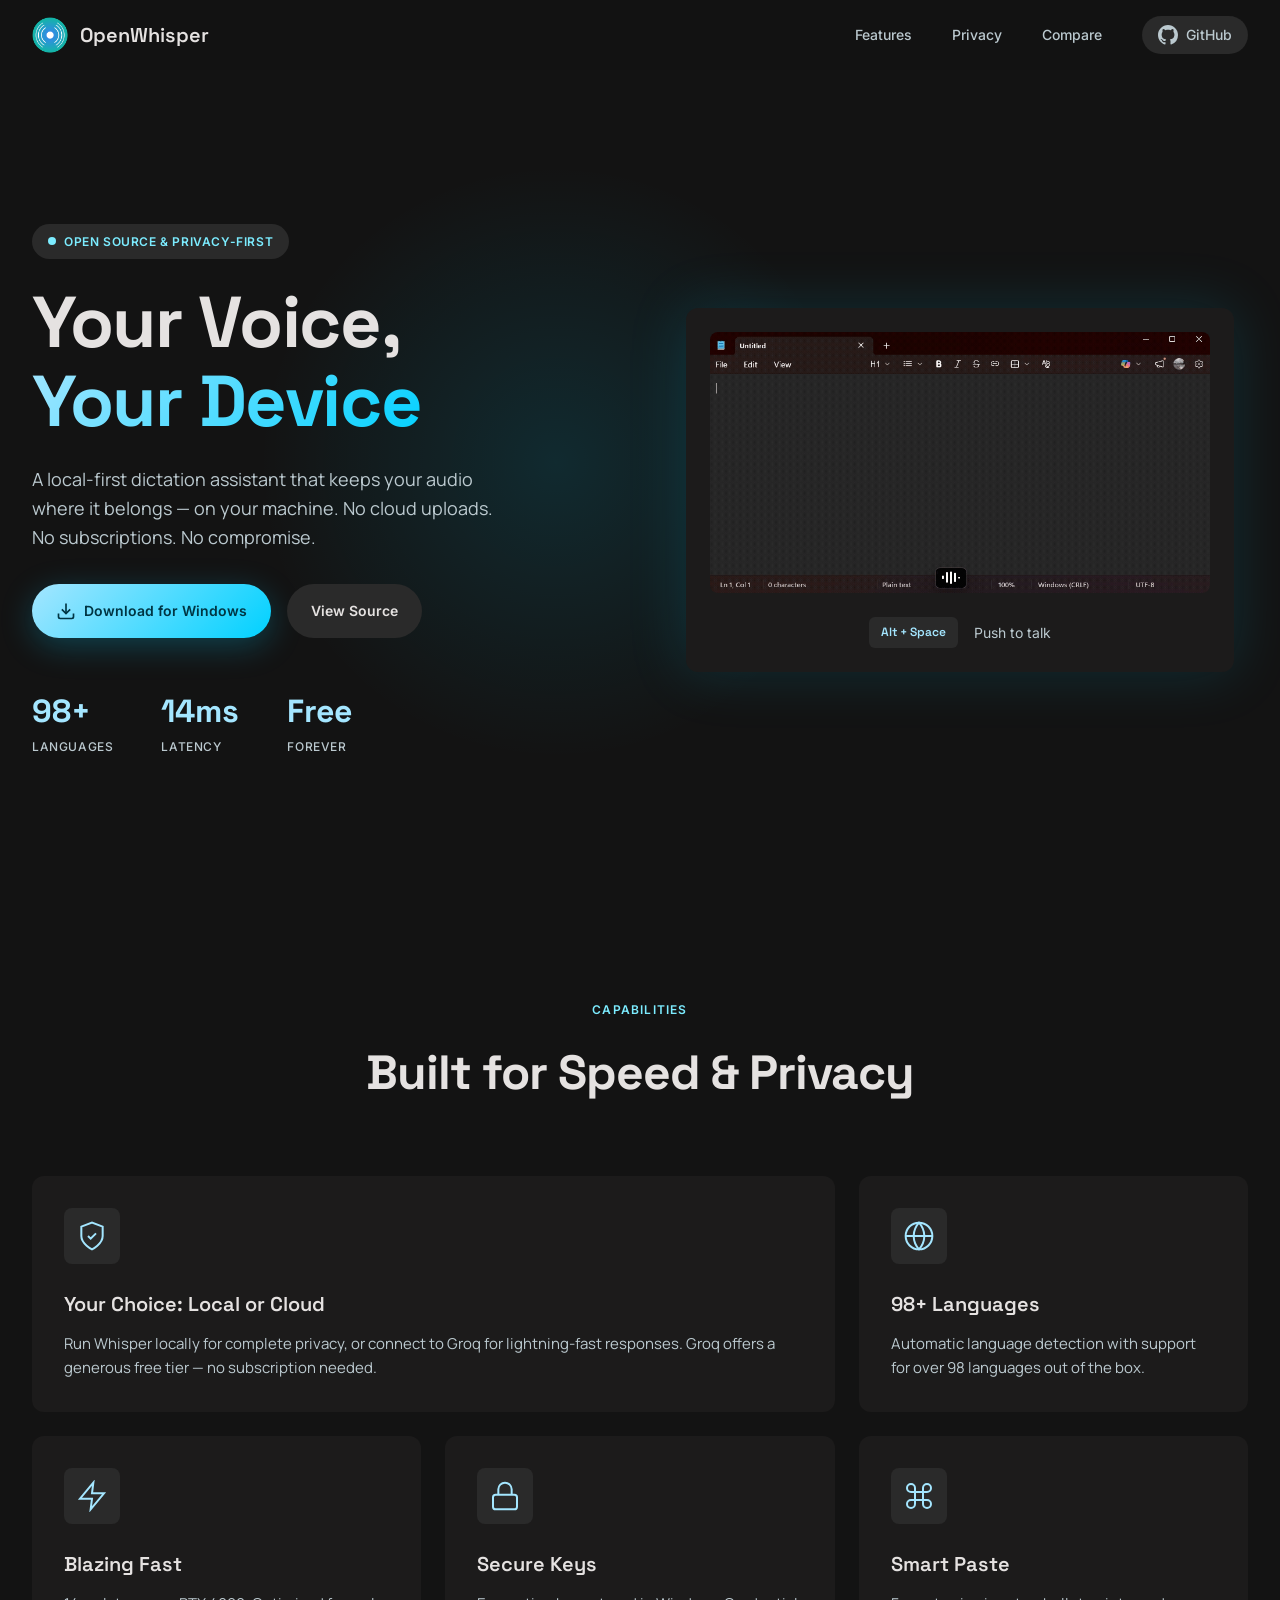
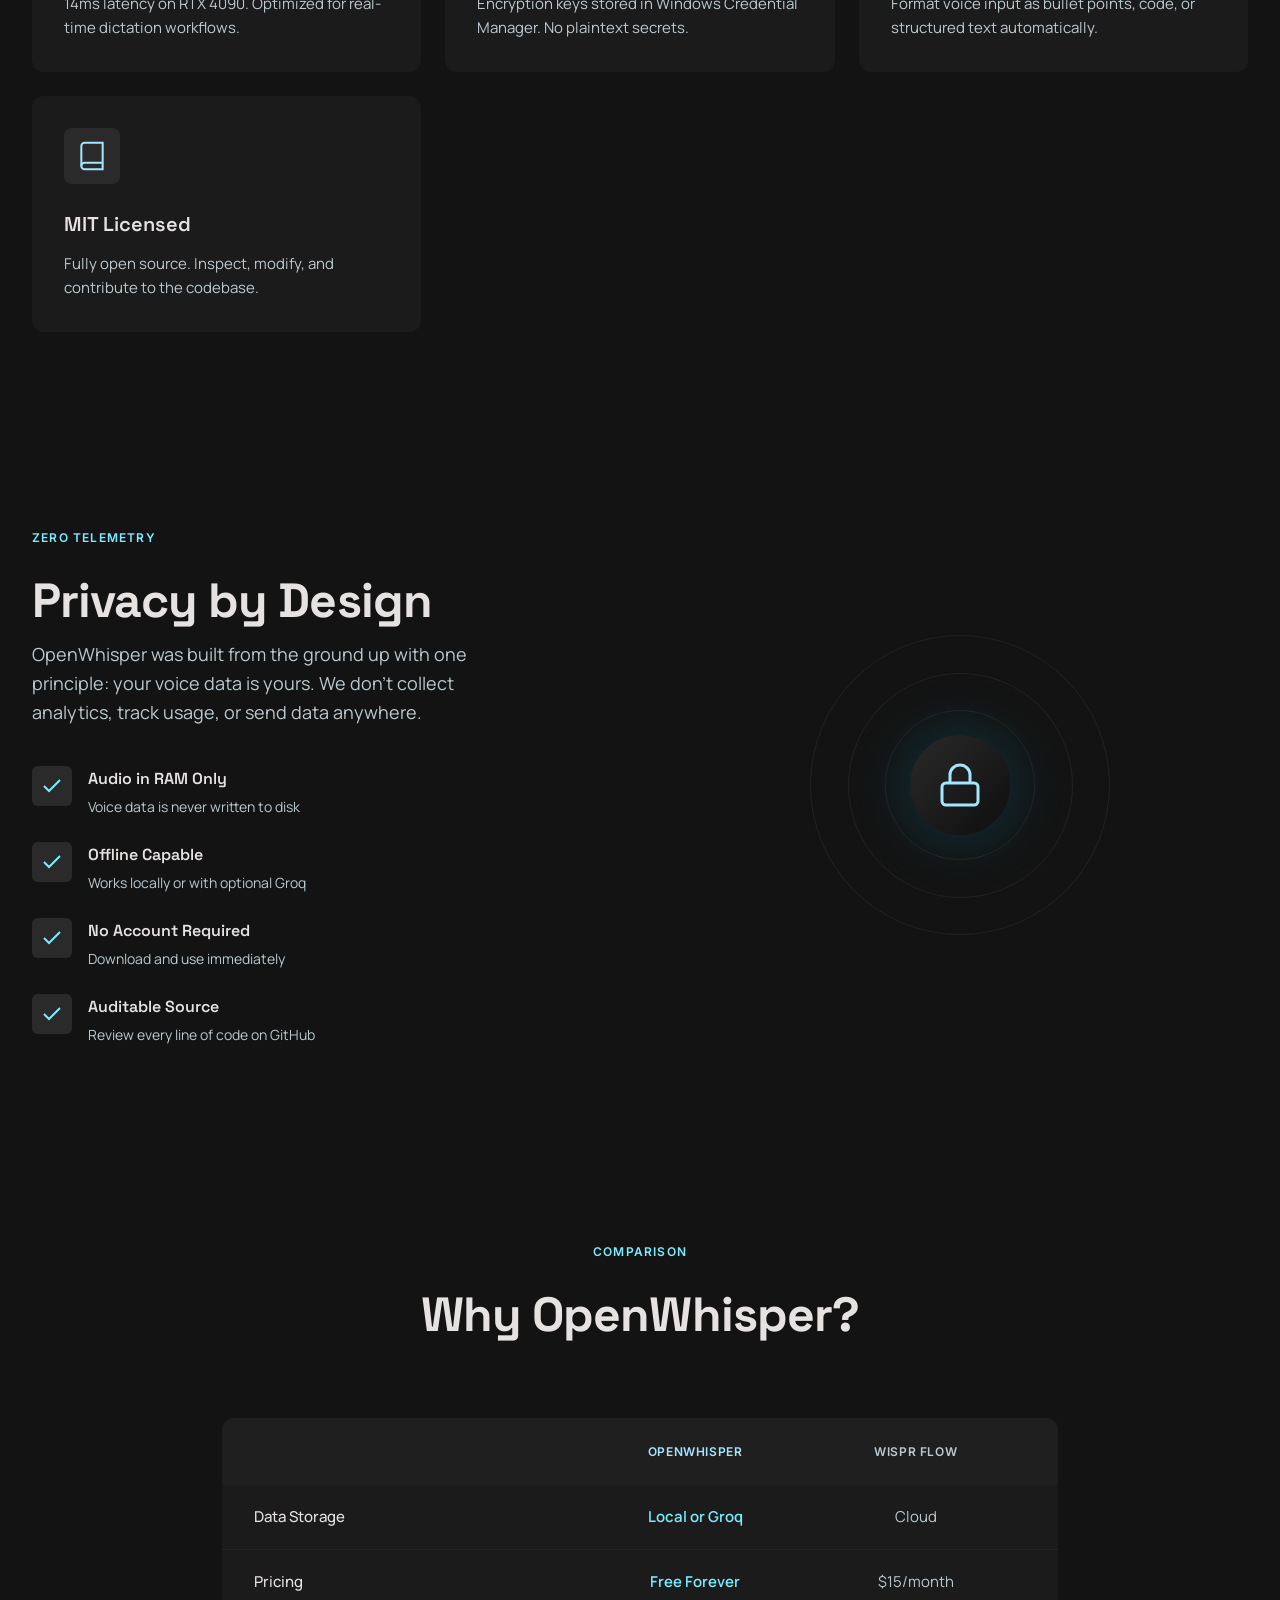
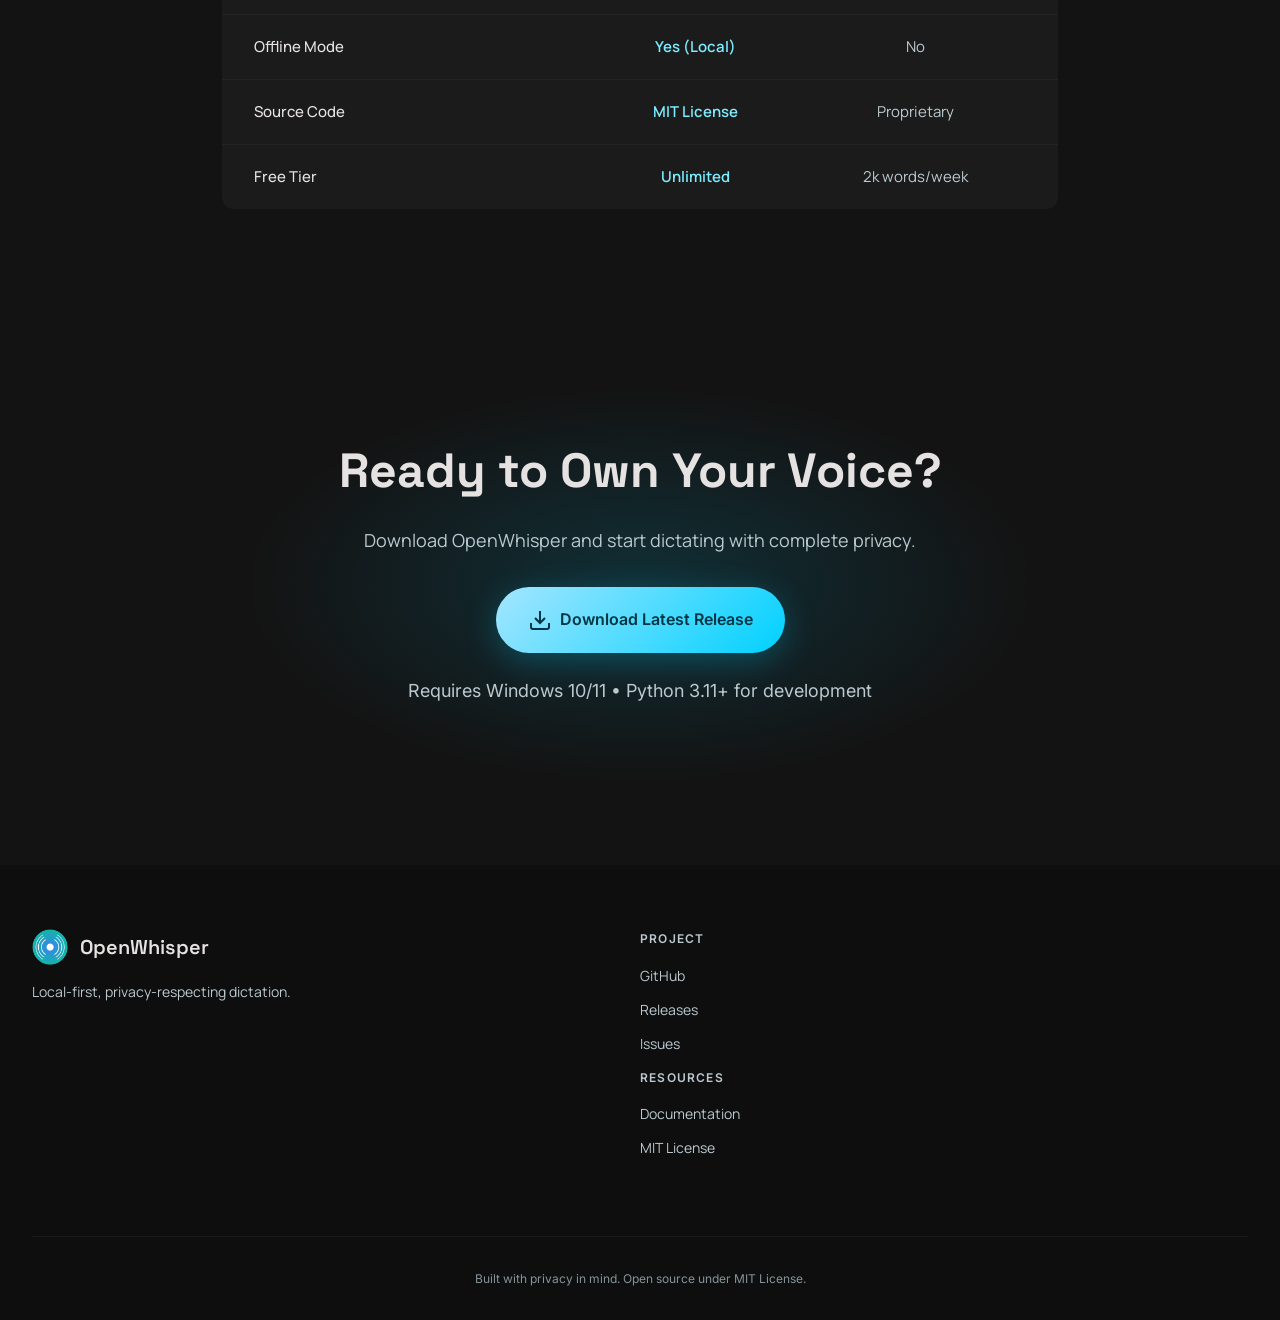
<file: docs/index.html>
<!DOCTYPE html>
<html lang="en">
<head>
    <meta charset="UTF-8">
    <meta name="viewport" content="width=device-width, initial-scale=1.0">
    <title>OpenWhisper - Local-First Dictation Assistant</title>

    <!-- SEO Meta Tags -->
    <meta name="description" content="OpenWhisper is a free, open-source dictation assistant. Run locally with Whisper or use Groq for fast transcription. Privacy-first alternative to Wispr Flow with 98+ language support.">
    <meta name="keywords" content="OpenWhisper, dictation, speech to text, voice transcription, Whisper, Groq, privacy, open source, local transcription, voice assistant, Windows">
    <meta name="author" content="fsouza-dot">
    <meta name="robots" content="index, follow">
    <link rel="canonical" href="https://fsouza-dot.github.io/OpenWhisper/">

    <!-- Open Graph / Facebook -->
    <meta property="og:type" content="website">
    <meta property="og:url" content="https://fsouza-dot.github.io/OpenWhisper/">
    <meta property="og:title" content="OpenWhisper - Local-First Dictation Assistant">
    <meta property="og:description" content="Free, open-source dictation with local Whisper or fast Groq cloud. Privacy-first alternative to Wispr Flow.">
    <meta property="og:image" content="https://fsouza-dot.github.io/OpenWhisper/icon.png">

    <!-- Twitter -->
    <meta name="twitter:card" content="summary">
    <meta name="twitter:url" content="https://fsouza-dot.github.io/OpenWhisper/">
    <meta name="twitter:title" content="OpenWhisper - Local-First Dictation Assistant">
    <meta name="twitter:description" content="Free, open-source dictation with local Whisper or fast Groq cloud. Privacy-first alternative to Wispr Flow.">
    <meta name="twitter:image" content="https://fsouza-dot.github.io/OpenWhisper/icon.png">

    <link rel="icon" type="image/png" href="icon.png">
    <link rel="apple-touch-icon" href="icon.png">
    <link rel="preconnect" href="https://fonts.googleapis.com">
    <link rel="preconnect" href="https://fonts.gstatic.com" crossorigin>
    <link href="https://fonts.googleapis.com/css2?family=Inter:wght@400;500;600&family=Manrope:wght@400;500;600&family=Space+Grotesk:wght@500;600;700&display=swap" rel="stylesheet">
    <link rel="stylesheet" href="styles.css">
</head>
<body>
    <nav class="nav">
        <div class="nav-container">
            <a href="#" class="nav-logo">
                <img src="icon.png" alt="OpenWhisper" class="logo-icon">
                <span>OpenWhisper</span>
            </a>
            <div class="nav-links">
                <a href="#features">Features</a>
                <a href="#privacy">Privacy</a>
                <a href="#compare">Compare</a>
                <a href="https://github.com/fsouza-dot/OpenWhisper" target="_blank" rel="noopener" class="nav-github">
                    <svg width="20" height="20" viewBox="0 0 24 24" fill="currentColor">
                        <path d="M12 0C5.37 0 0 5.37 0 12c0 5.31 3.435 9.795 8.205 11.385.6.105.825-.255.825-.57 0-.285-.015-1.23-.015-2.235-3.015.555-3.795-.735-4.035-1.41-.135-.345-.72-1.41-1.23-1.695-.42-.225-1.02-.78-.015-.795.945-.015 1.62.87 1.845 1.23 1.08 1.815 2.805 1.305 3.495.99.105-.78.42-1.305.765-1.605-2.67-.3-5.46-1.335-5.46-5.925 0-1.305.465-2.385 1.23-3.225-.12-.3-.54-1.53.12-3.18 0 0 1.005-.315 3.3 1.23.96-.27 1.98-.405 3-.405s2.04.135 3 .405c2.295-1.56 3.3-1.23 3.3-1.23.66 1.65.24 2.88.12 3.18.765.84 1.23 1.905 1.23 3.225 0 4.605-2.805 5.625-5.475 5.925.435.375.81 1.095.81 2.22 0 1.605-.015 2.895-.015 3.3 0 .315.225.69.825.57A12.02 12.02 0 0024 12c0-6.63-5.37-12-12-12z"/>
                    </svg>
                    GitHub
                </a>
            </div>
            <button class="nav-toggle" aria-label="Toggle menu">
                <span></span>
                <span></span>
                <span></span>
            </button>
        </div>
    </nav>

    <main>
        <section class="hero">
            <div class="hero-glow"></div>
            <div class="hero-content">
                <div class="hero-badge">
                    <span class="badge-dot"></span>
                    Open Source & Privacy-First
                </div>
                <h1 class="hero-title">
                    Your Voice,<br>
                    <span class="gradient-text">Your Device</span>
                </h1>
                <p class="hero-subtitle">
                    A local-first dictation assistant that keeps your audio where it belongs — on your machine.
                    No cloud uploads. No subscriptions. No compromise.
                </p>
                <div class="hero-actions">
                    <a href="https://github.com/fsouza-dot/OpenWhisper/releases" class="btn-primary">
                        <svg width="20" height="20" viewBox="0 0 24 24" fill="none" stroke="currentColor" stroke-width="2">
                            <path d="M21 15v4a2 2 0 0 1-2 2H5a2 2 0 0 1-2-2v-4"/>
                            <polyline points="7 10 12 15 17 10"/>
                            <line x1="12" y1="15" x2="12" y2="3"/>
                        </svg>
                        Download for Windows
                    </a>
                    <a href="https://github.com/fsouza-dot/OpenWhisper" class="btn-secondary">
                        View Source
                    </a>
                </div>
                <div class="hero-stats">
                    <div class="stat">
                        <span class="stat-value">98+</span>
                        <span class="stat-label">Languages</span>
                    </div>
                    <div class="stat">
                        <span class="stat-value">14ms</span>
                        <span class="stat-label">Latency</span>
                    </div>
                    <div class="stat">
                        <span class="stat-value">Free</span>
                        <span class="stat-label">Forever</span>
                    </div>
                </div>
            </div>
            <div class="hero-visual">
                <div class="demo-container">
                    <img src="openwhisper.gif" alt="OpenWhisper demo - voice to text in action" class="demo-gif">
                    <div class="demo-label">
                        <div class="hotkey-badge">Alt + Space</div>
                        <span>Push to talk</span>
                    </div>
                </div>
            </div>
        </section>

        <section id="features" class="features">
            <div class="section-header">
                <span class="section-tag">Capabilities</span>
                <h2 class="section-title">Built for Speed & Privacy</h2>
            </div>
            <div class="features-grid">
                <div class="feature-card feature-large">
                    <div class="feature-icon">
                        <svg width="32" height="32" viewBox="0 0 24 24" fill="none" stroke="currentColor" stroke-width="1.5">
                            <path d="M12 22s8-4 8-10V5l-8-3-8 3v7c0 6 8 10 8 10z"/>
                            <path d="M9 12l2 2 4-4"/>
                        </svg>
                    </div>
                    <h3>Your Choice: Local or Cloud</h3>
                    <p>Run Whisper locally for complete privacy, or connect to Groq for lightning-fast responses. Groq offers a generous free tier — no subscription needed.</p>
                </div>
                <div class="feature-card">
                    <div class="feature-icon">
                        <svg width="32" height="32" viewBox="0 0 24 24" fill="none" stroke="currentColor" stroke-width="1.5">
                            <circle cx="12" cy="12" r="10"/>
                            <path d="M2 12h20"/>
                            <path d="M12 2a15.3 15.3 0 0 1 4 10 15.3 15.3 0 0 1-4 10 15.3 15.3 0 0 1-4-10 15.3 15.3 0 0 1 4-10z"/>
                        </svg>
                    </div>
                    <h3>98+ Languages</h3>
                    <p>Automatic language detection with support for over 98 languages out of the box.</p>
                </div>
                <div class="feature-card">
                    <div class="feature-icon">
                        <svg width="32" height="32" viewBox="0 0 24 24" fill="none" stroke="currentColor" stroke-width="1.5">
                            <path d="M13 2L3 14h9l-1 8 10-12h-9l1-8z"/>
                        </svg>
                    </div>
                    <h3>Blazing Fast</h3>
                    <p>14ms latency on RTX 4090. Optimized for real-time dictation workflows.</p>
                </div>
                <div class="feature-card">
                    <div class="feature-icon">
                        <svg width="32" height="32" viewBox="0 0 24 24" fill="none" stroke="currentColor" stroke-width="1.5">
                            <rect x="3" y="11" width="18" height="11" rx="2" ry="2"/>
                            <path d="M7 11V7a5 5 0 0 1 10 0v4"/>
                        </svg>
                    </div>
                    <h3>Secure Keys</h3>
                    <p>Encryption keys stored in Windows Credential Manager. No plaintext secrets.</p>
                </div>
                <div class="feature-card">
                    <div class="feature-icon">
                        <svg width="32" height="32" viewBox="0 0 24 24" fill="none" stroke="currentColor" stroke-width="1.5">
                            <path d="M18 3a3 3 0 0 0-3 3v12a3 3 0 0 0 3 3 3 3 0 0 0 3-3 3 3 0 0 0-3-3H6a3 3 0 0 0-3 3 3 3 0 0 0 3 3 3 3 0 0 0 3-3V6a3 3 0 0 0-3-3 3 3 0 0 0-3 3 3 3 0 0 0 3 3h12a3 3 0 0 0 3-3 3 3 0 0 0-3-3z"/>
                        </svg>
                    </div>
                    <h3>Smart Paste</h3>
                    <p>Format voice input as bullet points, code, or structured text automatically.</p>
                </div>
                <div class="feature-card">
                    <div class="feature-icon">
                        <svg width="32" height="32" viewBox="0 0 24 24" fill="none" stroke="currentColor" stroke-width="1.5">
                            <path d="M4 19.5A2.5 2.5 0 0 1 6.5 17H20"/>
                            <path d="M6.5 2H20v20H6.5A2.5 2.5 0 0 1 4 19.5v-15A2.5 2.5 0 0 1 6.5 2z"/>
                        </svg>
                    </div>
                    <h3>MIT Licensed</h3>
                    <p>Fully open source. Inspect, modify, and contribute to the codebase.</p>
                </div>
            </div>
        </section>

        <section id="privacy" class="privacy">
            <div class="privacy-content">
                <span class="section-tag">Zero Telemetry</span>
                <h2 class="section-title">Privacy by Design</h2>
                <p class="privacy-description">
                    OpenWhisper was built from the ground up with one principle: your voice data is yours.
                    We don't collect analytics, track usage, or send data anywhere.
                </p>
                <div class="privacy-features">
                    <div class="privacy-item">
                        <div class="privacy-icon">
                            <svg width="24" height="24" viewBox="0 0 24 24" fill="none" stroke="currentColor" stroke-width="2">
                                <polyline points="20 6 9 17 4 12"/>
                            </svg>
                        </div>
                        <div>
                            <h4>Audio in RAM Only</h4>
                            <p>Voice data is never written to disk</p>
                        </div>
                    </div>
                    <div class="privacy-item">
                        <div class="privacy-icon">
                            <svg width="24" height="24" viewBox="0 0 24 24" fill="none" stroke="currentColor" stroke-width="2">
                                <polyline points="20 6 9 17 4 12"/>
                            </svg>
                        </div>
                        <div>
                            <h4>Offline Capable</h4>
                            <p>Works locally or with optional Groq</p>
                        </div>
                    </div>
                    <div class="privacy-item">
                        <div class="privacy-icon">
                            <svg width="24" height="24" viewBox="0 0 24 24" fill="none" stroke="currentColor" stroke-width="2">
                                <polyline points="20 6 9 17 4 12"/>
                            </svg>
                        </div>
                        <div>
                            <h4>No Account Required</h4>
                            <p>Download and use immediately</p>
                        </div>
                    </div>
                    <div class="privacy-item">
                        <div class="privacy-icon">
                            <svg width="24" height="24" viewBox="0 0 24 24" fill="none" stroke="currentColor" stroke-width="2">
                                <polyline points="20 6 9 17 4 12"/>
                            </svg>
                        </div>
                        <div>
                            <h4>Auditable Source</h4>
                            <p>Review every line of code on GitHub</p>
                        </div>
                    </div>
                </div>
            </div>
            <div class="privacy-visual">
                <div class="vault-graphic">
                    <div class="vault-ring"></div>
                    <div class="vault-ring"></div>
                    <div class="vault-ring"></div>
                    <div class="vault-center">
                        <svg width="48" height="48" viewBox="0 0 24 24" fill="none" stroke="currentColor" stroke-width="1.5">
                            <rect x="3" y="11" width="18" height="11" rx="2" ry="2"/>
                            <path d="M7 11V7a5 5 0 0 1 10 0v4"/>
                        </svg>
                    </div>
                </div>
            </div>
        </section>

        <section id="compare" class="compare">
            <div class="section-header">
                <span class="section-tag">Comparison</span>
                <h2 class="section-title">Why OpenWhisper?</h2>
            </div>
            <div class="compare-table">
                <div class="compare-header">
                    <div class="compare-feature"></div>
                    <div class="compare-col compare-ours">OpenWhisper</div>
                    <div class="compare-col compare-theirs">Wispr Flow</div>
                </div>
                <div class="compare-row">
                    <div class="compare-feature">Data Storage</div>
                    <div class="compare-col compare-ours">
                        <span class="compare-good">Local or Groq</span>
                    </div>
                    <div class="compare-col compare-theirs">Cloud</div>
                </div>
                <div class="compare-row">
                    <div class="compare-feature">Pricing</div>
                    <div class="compare-col compare-ours">
                        <span class="compare-good">Free Forever</span>
                    </div>
                    <div class="compare-col compare-theirs">$15/month</div>
                </div>
                <div class="compare-row">
                    <div class="compare-feature">Offline Mode</div>
                    <div class="compare-col compare-ours">
                        <span class="compare-good">Yes (Local)</span>
                    </div>
                    <div class="compare-col compare-theirs">No</div>
                </div>
                <div class="compare-row">
                    <div class="compare-feature">Source Code</div>
                    <div class="compare-col compare-ours">
                        <span class="compare-good">MIT License</span>
                    </div>
                    <div class="compare-col compare-theirs">Proprietary</div>
                </div>
                <div class="compare-row">
                    <div class="compare-feature">Free Tier</div>
                    <div class="compare-col compare-ours">
                        <span class="compare-good">Unlimited</span>
                    </div>
                    <div class="compare-col compare-theirs">2k words/week</div>
                </div>
            </div>
        </section>

        <section class="cta">
            <div class="cta-glow"></div>
            <div class="cta-content">
                <h2>Ready to Own Your Voice?</h2>
                <p>Download OpenWhisper and start dictating with complete privacy.</p>
                <div class="cta-actions">
                    <a href="https://github.com/fsouza-dot/OpenWhisper/releases" class="btn-primary btn-large">
                        <svg width="24" height="24" viewBox="0 0 24 24" fill="none" stroke="currentColor" stroke-width="2">
                            <path d="M21 15v4a2 2 0 0 1-2 2H5a2 2 0 0 1-2-2v-4"/>
                            <polyline points="7 10 12 15 17 10"/>
                            <line x1="12" y1="15" x2="12" y2="3"/>
                        </svg>
                        Download Latest Release
                    </a>
                </div>
                <p class="cta-requirements">Requires Windows 10/11 • Python 3.11+ for development</p>
            </div>
        </section>
    </main>

    <footer class="footer">
        <div class="footer-content">
            <div class="footer-brand">
                <div class="nav-logo">
                    <img src="icon.png" alt="OpenWhisper" class="logo-icon">
                    <span>OpenWhisper</span>
                </div>
                <p>Local-first, privacy-respecting dictation.</p>
            </div>
            <div class="footer-links">
                <div class="footer-col">
                    <h4>Project</h4>
                    <a href="https://github.com/fsouza-dot/OpenWhisper">GitHub</a>
                    <a href="https://github.com/fsouza-dot/OpenWhisper/releases">Releases</a>
                    <a href="https://github.com/fsouza-dot/OpenWhisper/issues">Issues</a>
                </div>
                <div class="footer-col">
                    <h4>Resources</h4>
                    <a href="https://github.com/fsouza-dot/OpenWhisper#readme">Documentation</a>
                    <a href="https://github.com/fsouza-dot/OpenWhisper/blob/main/LICENSE">MIT License</a>
                </div>
            </div>
        </div>
        <div class="footer-bottom">
            <p>Built with privacy in mind. Open source under MIT License.</p>
        </div>
    </footer>

    <script>
        const navToggle = document.querySelector('.nav-toggle');
        const navLinks = document.querySelector('.nav-links');

        navToggle.addEventListener('click', () => {
            navLinks.classList.toggle('active');
            navToggle.classList.toggle('active');
        });

        document.querySelectorAll('a[href^="#"]').forEach(anchor => {
            anchor.addEventListener('click', function (e) {
                e.preventDefault();
                const target = document.querySelector(this.getAttribute('href'));
                if (target) {
                    target.scrollIntoView({ behavior: 'smooth', block: 'start' });
                    navLinks.classList.remove('active');
                    navToggle.classList.remove('active');
                }
            });
        });

        const observerOptions = {
            threshold: 0.1,
            rootMargin: '0px 0px -50px 0px'
        };

        const observer = new IntersectionObserver((entries) => {
            entries.forEach(entry => {
                if (entry.isIntersecting) {
                    entry.target.classList.add('animate-in');
                }
            });
        }, observerOptions);

        document.querySelectorAll('.feature-card, .privacy-item, .compare-row').forEach(el => {
            observer.observe(el);
        });
    </script>
</body>
</html>
</file>
<file: docs/styles.css>
:root {
    --surface: #131313;
    --surface-dim: #131313;
    --surface-bright: #393939;
    --surface-container-lowest: #0e0e0e;
    --surface-container-low: #1c1b1b;
    --surface-container: #201f1f;
    --surface-container-high: #2a2a2a;
    --surface-container-highest: #353534;

    --primary: #a4e6ff;
    --primary-container: #00d1ff;
    --on-primary: #003543;
    --on-primary-container: #00566a;

    --secondary: #bdc2ff;
    --secondary-container: #343d96;

    --tertiary: #7cecff;
    --tertiary-container: #00d3eb;

    --on-surface: #e5e2e1;
    --on-surface-variant: #bbc9cf;
    --outline: #859399;
    --outline-variant: #3c494e;

    --error: #ffb4ab;

    --font-display: 'Space Grotesk', sans-serif;
    --font-body: 'Manrope', sans-serif;
    --font-label: 'Inter', sans-serif;

    --radius-sm: 0.125rem;
    --radius-md: 0.375rem;
    --radius-lg: 0.5rem;
    --radius-xl: 0.75rem;
    --radius-full: 9999px;
}

*, *::before, *::after {
    box-sizing: border-box;
    margin: 0;
    padding: 0;
}

html {
    scroll-behavior: smooth;
    -webkit-font-smoothing: antialiased;
    -moz-osx-font-smoothing: grayscale;
}

body {
    font-family: var(--font-body);
    background: var(--surface);
    color: var(--on-surface);
    line-height: 1.6;
    overflow-x: hidden;
}

a {
    color: inherit;
    text-decoration: none;
}

.nav {
    position: fixed;
    top: 0;
    left: 0;
    right: 0;
    z-index: 1000;
    background: rgba(19, 19, 19, 0.8);
    backdrop-filter: blur(20px);
    -webkit-backdrop-filter: blur(20px);
}

.nav-container {
    max-width: 1280px;
    margin: 0 auto;
    padding: 1rem 2rem;
    display: flex;
    align-items: center;
    justify-content: space-between;
}

.nav-logo {
    display: flex;
    align-items: center;
    gap: 0.75rem;
    font-family: var(--font-display);
    font-weight: 600;
    font-size: 1.25rem;
    color: var(--on-surface);
}

img.logo-icon {
    width: 36px;
    height: 36px;
    border-radius: 50%;
}

.nav-links {
    display: flex;
    align-items: center;
    gap: 2.5rem;
}

.nav-links a {
    font-family: var(--font-label);
    font-size: 0.875rem;
    font-weight: 500;
    color: var(--on-surface-variant);
    transition: color 0.2s ease;
}

.nav-links a:hover {
    color: var(--primary);
}

.nav-github {
    display: flex;
    align-items: center;
    gap: 0.5rem;
    padding: 0.5rem 1rem;
    background: var(--surface-container-high);
    border-radius: var(--radius-full);
    transition: background 0.2s ease;
}

.nav-github:hover {
    background: var(--surface-bright);
}

.nav-toggle {
    display: none;
    flex-direction: column;
    gap: 5px;
    background: none;
    border: none;
    cursor: pointer;
    padding: 4px;
}

.nav-toggle span {
    width: 24px;
    height: 2px;
    background: var(--on-surface);
    border-radius: 2px;
    transition: all 0.3s ease;
}

.nav-toggle.active span:nth-child(1) {
    transform: rotate(45deg) translate(5px, 5px);
}

.nav-toggle.active span:nth-child(2) {
    opacity: 0;
}

.nav-toggle.active span:nth-child(3) {
    transform: rotate(-45deg) translate(5px, -5px);
}

main {
    padding-top: 80px;
}

.hero {
    position: relative;
    min-height: calc(100vh - 80px);
    display: grid;
    grid-template-columns: 1fr 1fr;
    align-items: center;
    gap: 4rem;
    max-width: 1280px;
    margin: 0 auto;
    padding: 4rem 2rem;
    overflow: hidden;
}

.hero-glow {
    position: absolute;
    top: 10%;
    left: 20%;
    width: 600px;
    height: 600px;
    background: radial-gradient(circle, rgba(0, 209, 255, 0.12) 0%, transparent 70%);
    pointer-events: none;
    animation: pulse 8s ease-in-out infinite;
}

@keyframes pulse {
    0%, 100% { opacity: 0.5; transform: scale(1); }
    50% { opacity: 0.8; transform: scale(1.1); }
}

.hero-content {
    position: relative;
    z-index: 1;
}

.hero-badge {
    display: inline-flex;
    align-items: center;
    gap: 0.5rem;
    padding: 0.5rem 1rem;
    background: var(--surface-container-high);
    border-radius: var(--radius-full);
    font-family: var(--font-label);
    font-size: 0.75rem;
    font-weight: 600;
    text-transform: uppercase;
    letter-spacing: 0.05em;
    color: var(--tertiary);
    margin-bottom: 1.5rem;
}

.badge-dot {
    width: 8px;
    height: 8px;
    background: var(--tertiary);
    border-radius: 50%;
    animation: blink 2s ease-in-out infinite;
}

@keyframes blink {
    0%, 100% { opacity: 1; }
    50% { opacity: 0.4; }
}

.hero-title {
    font-family: var(--font-display);
    font-size: clamp(2.5rem, 6vw, 4.5rem);
    font-weight: 700;
    line-height: 1.1;
    letter-spacing: -0.02em;
    margin-bottom: 1.5rem;
}

.gradient-text {
    background: linear-gradient(135deg, var(--primary), var(--primary-container));
    -webkit-background-clip: text;
    -webkit-text-fill-color: transparent;
    background-clip: text;
}

.hero-subtitle {
    font-size: 1.125rem;
    color: var(--on-surface-variant);
    max-width: 480px;
    margin-bottom: 2rem;
}

.hero-actions {
    display: flex;
    gap: 1rem;
    flex-wrap: wrap;
    margin-bottom: 3rem;
}

.btn-primary {
    display: inline-flex;
    align-items: center;
    gap: 0.5rem;
    padding: 1rem 1.5rem;
    background: linear-gradient(135deg, var(--primary), var(--primary-container));
    color: var(--on-primary);
    font-family: var(--font-label);
    font-size: 0.875rem;
    font-weight: 600;
    border-radius: var(--radius-full);
    transition: all 0.3s ease;
    box-shadow: 0 8px 32px rgba(0, 209, 255, 0.25);
}

.btn-primary:hover {
    transform: translateY(-2px);
    box-shadow: 0 12px 40px rgba(0, 209, 255, 0.35);
}

.btn-secondary {
    display: inline-flex;
    align-items: center;
    gap: 0.5rem;
    padding: 1rem 1.5rem;
    background: var(--surface-container-high);
    color: var(--on-surface);
    font-family: var(--font-label);
    font-size: 0.875rem;
    font-weight: 600;
    border-radius: var(--radius-full);
    transition: all 0.2s ease;
}

.btn-secondary:hover {
    background: var(--surface-bright);
}

.btn-large {
    padding: 1.25rem 2rem;
    font-size: 1rem;
}

.hero-stats {
    display: flex;
    gap: 3rem;
}

.stat {
    display: flex;
    flex-direction: column;
}

.stat-value {
    font-family: var(--font-display);
    font-size: 2rem;
    font-weight: 700;
    color: var(--primary);
}

.stat-label {
    font-family: var(--font-label);
    font-size: 0.75rem;
    font-weight: 500;
    color: var(--on-surface-variant);
    text-transform: uppercase;
    letter-spacing: 0.05em;
}

.hero-visual {
    position: relative;
    display: flex;
    align-items: center;
    justify-content: center;
}

.demo-container {
    position: relative;
    padding: 1.5rem;
    background: var(--surface-container-low);
    border-radius: var(--radius-xl);
    box-shadow: 0 0 60px rgba(0, 209, 255, 0.15);
}

.demo-gif {
    width: 100%;
    max-width: 500px;
    border-radius: var(--radius-lg);
    display: block;
}

.demo-label {
    display: flex;
    align-items: center;
    justify-content: center;
    gap: 1rem;
    margin-top: 1.5rem;
    font-family: var(--font-label);
    font-size: 0.875rem;
    color: var(--on-surface-variant);
}

.hotkey-badge {
    padding: 0.375rem 0.75rem;
    background: var(--surface-container-high);
    border-radius: var(--radius-md);
    font-family: var(--font-display);
    font-size: 0.75rem;
    font-weight: 600;
    color: var(--primary);
}

.section-header {
    text-align: center;
    margin-bottom: 4rem;
}

.section-tag {
    display: inline-block;
    font-family: var(--font-label);
    font-size: 0.75rem;
    font-weight: 600;
    text-transform: uppercase;
    letter-spacing: 0.1em;
    color: var(--tertiary);
    margin-bottom: 1rem;
}

.section-title {
    font-family: var(--font-display);
    font-size: clamp(2rem, 4vw, 3rem);
    font-weight: 700;
    letter-spacing: -0.02em;
}

.features {
    padding: 6rem 2rem;
    max-width: 1280px;
    margin: 0 auto;
}

.features-grid {
    display: grid;
    grid-template-columns: repeat(3, 1fr);
    gap: 1.5rem;
}

.feature-card {
    padding: 2rem;
    background: var(--surface-container-low);
    border-radius: var(--radius-xl);
    transition: all 0.3s ease;
    opacity: 0;
    transform: translateY(20px);
}

.feature-card.animate-in {
    opacity: 1;
    transform: translateY(0);
}

.feature-card:hover {
    background: var(--surface-container);
    transform: translateY(-4px);
}

.feature-large {
    grid-column: span 2;
}

.feature-icon {
    width: 56px;
    height: 56px;
    display: flex;
    align-items: center;
    justify-content: center;
    background: var(--surface-container-high);
    border-radius: var(--radius-lg);
    color: var(--primary);
    margin-bottom: 1.5rem;
}

.feature-card h3 {
    font-family: var(--font-display);
    font-size: 1.25rem;
    font-weight: 600;
    margin-bottom: 0.75rem;
}

.feature-card p {
    font-size: 0.9375rem;
    color: var(--on-surface-variant);
    line-height: 1.6;
}

.privacy {
    padding: 6rem 2rem;
    max-width: 1280px;
    margin: 0 auto;
    display: grid;
    grid-template-columns: 1fr 1fr;
    gap: 4rem;
    align-items: center;
}

.privacy-description {
    font-size: 1.125rem;
    color: var(--on-surface-variant);
    margin-bottom: 2.5rem;
    max-width: 500px;
}

.privacy-features {
    display: flex;
    flex-direction: column;
    gap: 1.5rem;
}

.privacy-item {
    display: flex;
    gap: 1rem;
    align-items: flex-start;
    opacity: 0;
    transform: translateX(-20px);
    transition: all 0.4s ease;
}

.privacy-item.animate-in {
    opacity: 1;
    transform: translateX(0);
}

.privacy-icon {
    width: 40px;
    height: 40px;
    display: flex;
    align-items: center;
    justify-content: center;
    background: var(--surface-container-high);
    border-radius: var(--radius-md);
    color: var(--tertiary);
    flex-shrink: 0;
}

.privacy-item h4 {
    font-family: var(--font-display);
    font-size: 1rem;
    font-weight: 600;
    margin-bottom: 0.25rem;
}

.privacy-item p {
    font-size: 0.875rem;
    color: var(--on-surface-variant);
}

.privacy-visual {
    display: flex;
    align-items: center;
    justify-content: center;
}

.vault-graphic {
    position: relative;
    width: 300px;
    height: 300px;
    display: flex;
    align-items: center;
    justify-content: center;
}

.vault-ring {
    position: absolute;
    border-radius: 50%;
    border: 1px solid var(--outline-variant);
    opacity: 0.3;
    animation: rotate 20s linear infinite;
}

.vault-ring:nth-child(1) {
    width: 100%;
    height: 100%;
    animation-direction: reverse;
}

.vault-ring:nth-child(2) {
    width: 75%;
    height: 75%;
    animation-duration: 15s;
}

.vault-ring:nth-child(3) {
    width: 50%;
    height: 50%;
    animation-duration: 10s;
    animation-direction: reverse;
}

@keyframes rotate {
    from { transform: rotate(0deg); }
    to { transform: rotate(360deg); }
}

.vault-center {
    width: 100px;
    height: 100px;
    display: flex;
    align-items: center;
    justify-content: center;
    background: linear-gradient(135deg, var(--surface-container-high), var(--surface-container-lowest));
    border-radius: 50%;
    color: var(--primary);
    box-shadow: 0 0 60px rgba(0, 209, 255, 0.2);
}

.compare {
    padding: 6rem 2rem;
    max-width: 900px;
    margin: 0 auto;
}

.compare-table {
    background: var(--surface-container-low);
    border-radius: var(--radius-xl);
    overflow: hidden;
}

.compare-header {
    display: grid;
    grid-template-columns: 1.5fr 1fr 1fr;
    padding: 1.5rem 2rem;
    background: var(--surface-container);
    font-family: var(--font-label);
    font-size: 0.75rem;
    font-weight: 600;
    text-transform: uppercase;
    letter-spacing: 0.05em;
}

.compare-ours {
    color: var(--primary);
}

.compare-theirs {
    color: var(--on-surface-variant);
}

.compare-row {
    display: grid;
    grid-template-columns: 1.5fr 1fr 1fr;
    padding: 1.25rem 2rem;
    font-size: 0.9375rem;
    opacity: 0;
    transform: translateY(10px);
    transition: all 0.3s ease;
}

.compare-row.animate-in {
    opacity: 1;
    transform: translateY(0);
}

.compare-row:not(:last-child) {
    border-bottom: 1px solid rgba(60, 73, 78, 0.2);
}

.compare-feature {
    font-weight: 500;
}

.compare-col {
    text-align: center;
}

.compare-good {
    color: var(--tertiary);
    font-weight: 600;
}

.cta {
    position: relative;
    padding: 8rem 2rem;
    text-align: center;
    overflow: hidden;
}

.cta-glow {
    position: absolute;
    top: 50%;
    left: 50%;
    transform: translate(-50%, -50%);
    width: 800px;
    height: 400px;
    background: radial-gradient(ellipse, rgba(0, 209, 255, 0.15) 0%, transparent 70%);
    pointer-events: none;
}

.cta-content {
    position: relative;
    z-index: 1;
}

.cta h2 {
    font-family: var(--font-display);
    font-size: clamp(2rem, 4vw, 3rem);
    font-weight: 700;
    margin-bottom: 1rem;
}

.cta p {
    font-size: 1.125rem;
    color: var(--on-surface-variant);
    margin-bottom: 2rem;
}

.cta-actions {
    margin-bottom: 1.5rem;
}

.cta-requirements {
    font-family: var(--font-label);
    font-size: 0.75rem;
    color: var(--outline);
}

.footer {
    background: var(--surface-container-lowest);
    padding: 4rem 2rem 2rem;
}

.footer-content {
    max-width: 1280px;
    margin: 0 auto;
    display: grid;
    grid-template-columns: 2fr 1fr 1fr;
    gap: 4rem;
    margin-bottom: 4rem;
}

.footer-brand p {
    margin-top: 1rem;
    font-size: 0.875rem;
    color: var(--on-surface-variant);
}

.footer-col h4 {
    font-family: var(--font-label);
    font-size: 0.75rem;
    font-weight: 600;
    text-transform: uppercase;
    letter-spacing: 0.1em;
    color: var(--on-surface-variant);
    margin-bottom: 1rem;
}

.footer-col a {
    display: block;
    font-size: 0.875rem;
    color: var(--on-surface-variant);
    margin-bottom: 0.75rem;
    transition: color 0.2s ease;
}

.footer-col a:hover {
    color: var(--primary);
}

.footer-bottom {
    max-width: 1280px;
    margin: 0 auto;
    padding-top: 2rem;
    border-top: 1px solid rgba(60, 73, 78, 0.2);
    text-align: center;
}

.footer-bottom p {
    font-family: var(--font-label);
    font-size: 0.75rem;
    color: var(--outline);
}

@media (max-width: 1024px) {
    .hero {
        grid-template-columns: 1fr;
        text-align: center;
        gap: 3rem;
    }

    .hero-content {
        display: flex;
        flex-direction: column;
        align-items: center;
    }

    .hero-subtitle {
        margin-left: auto;
        margin-right: auto;
    }

    .hero-actions {
        justify-content: center;
    }

    .hero-stats {
        justify-content: center;
    }

    .features-grid {
        grid-template-columns: repeat(2, 1fr);
    }

    .feature-large {
        grid-column: span 2;
    }

    .privacy {
        grid-template-columns: 1fr;
        gap: 3rem;
    }

    .privacy-content {
        text-align: center;
    }

    .privacy-description {
        margin-left: auto;
        margin-right: auto;
    }

    .privacy-features {
        max-width: 400px;
        margin: 0 auto;
    }

    .footer-content {
        grid-template-columns: 1fr 1fr;
    }

    .footer-brand {
        grid-column: span 2;
        text-align: center;
    }

    .footer-brand .nav-logo {
        justify-content: center;
    }
}

@media (max-width: 768px) {
    .nav-links {
        position: fixed;
        top: 72px;
        left: 0;
        right: 0;
        flex-direction: column;
        padding: 2rem;
        background: rgba(19, 19, 19, 0.98);
        backdrop-filter: blur(20px);
        gap: 1.5rem;
        transform: translateY(-100%);
        opacity: 0;
        pointer-events: none;
        transition: all 0.3s ease;
    }

    .nav-links.active {
        transform: translateY(0);
        opacity: 1;
        pointer-events: all;
    }

    .nav-toggle {
        display: flex;
    }

    .features-grid {
        grid-template-columns: 1fr;
    }

    .feature-large {
        grid-column: span 1;
    }

    .compare-table {
        font-size: 0.875rem;
    }

    .compare-header,
    .compare-row {
        padding: 1rem 1.25rem;
        grid-template-columns: 1.2fr 1fr 1fr;
    }

    .footer-content {
        grid-template-columns: 1fr;
        gap: 2rem;
        text-align: center;
    }

    .footer-brand {
        grid-column: span 1;
    }

    .footer-links {
        display: flex;
        justify-content: center;
        gap: 3rem;
    }
}

@media (max-width: 480px) {
    .hero-stats {
        gap: 2rem;
    }

    .stat-value {
        font-size: 1.5rem;
    }

    .demo-container {
        padding: 1rem;
    }

    .demo-gif {
        max-width: 100%;
    }

    .compare-header,
    .compare-row {
        padding: 1rem;
        font-size: 0.8125rem;
    }

    .btn-primary,
    .btn-secondary {
        padding: 0.875rem 1.25rem;
        font-size: 0.8125rem;
    }

    .footer-links {
        flex-direction: column;
        gap: 2rem;
    }
}
</file>
